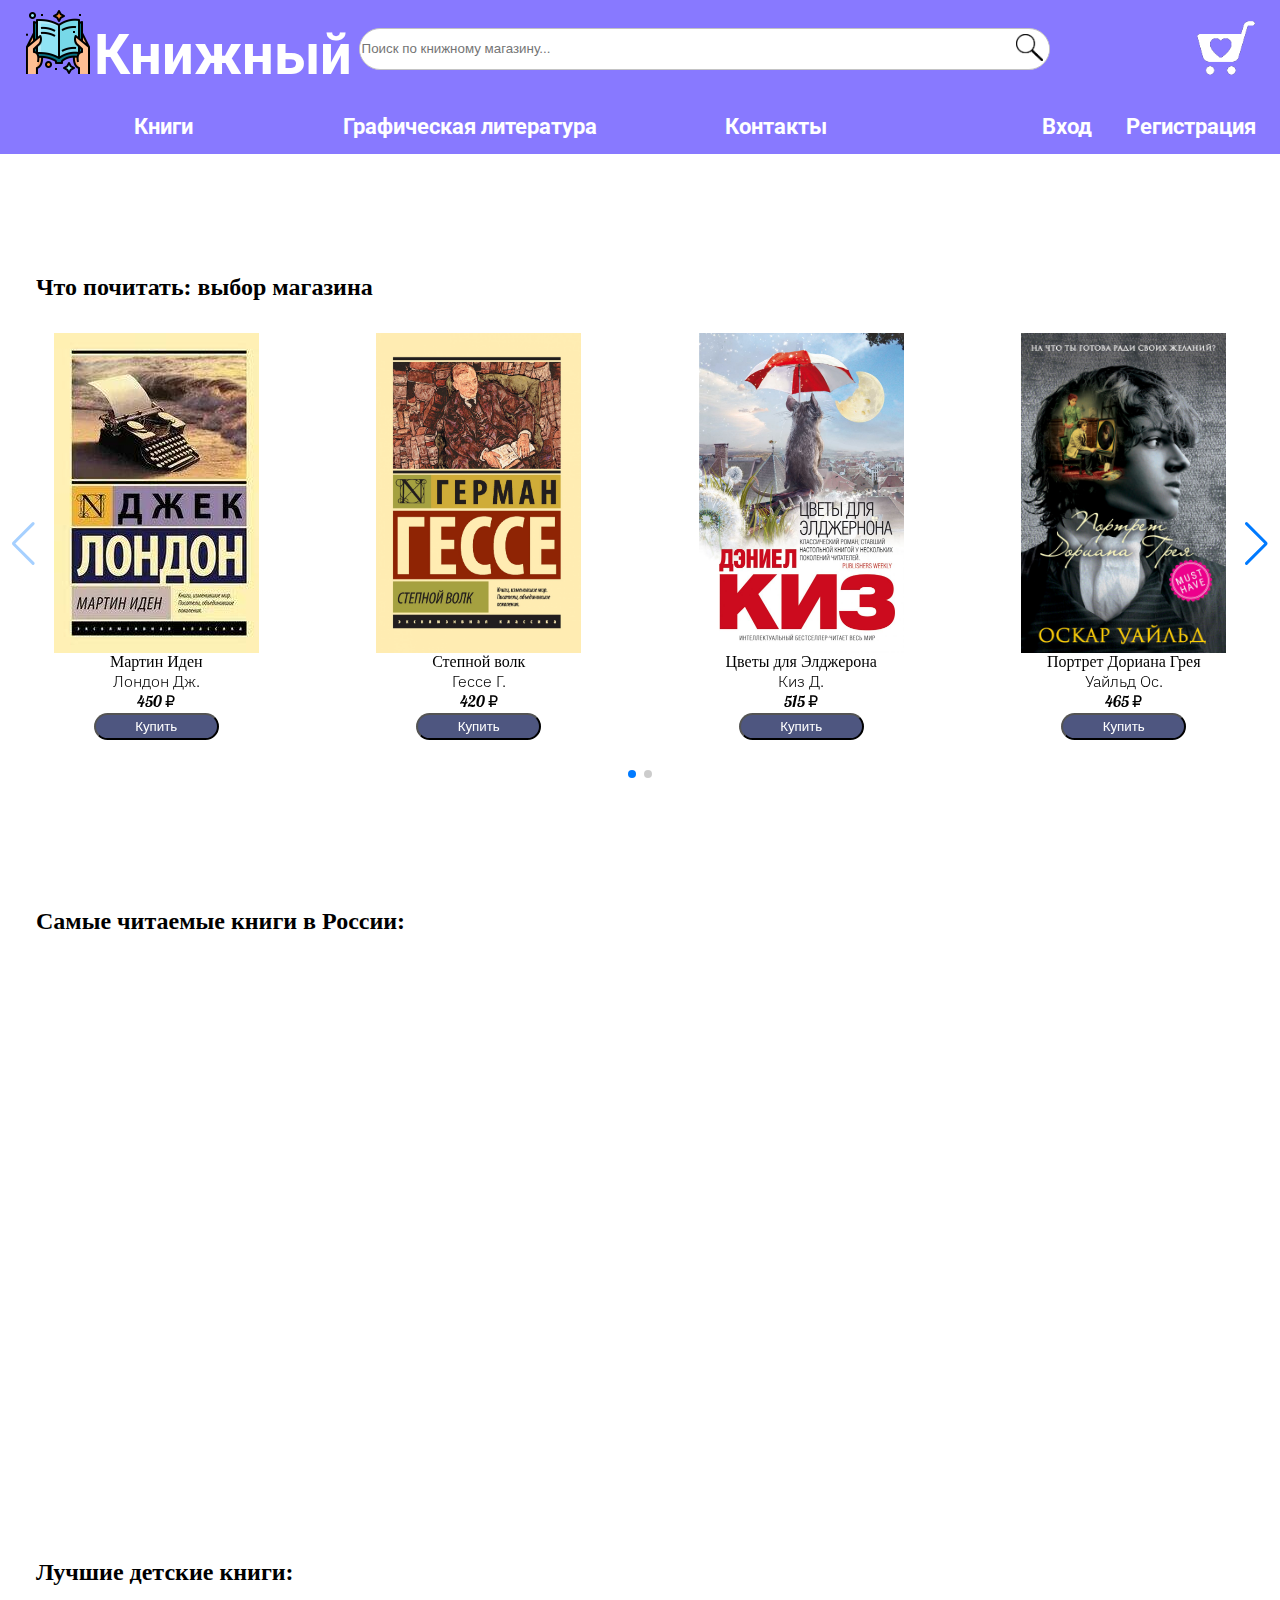
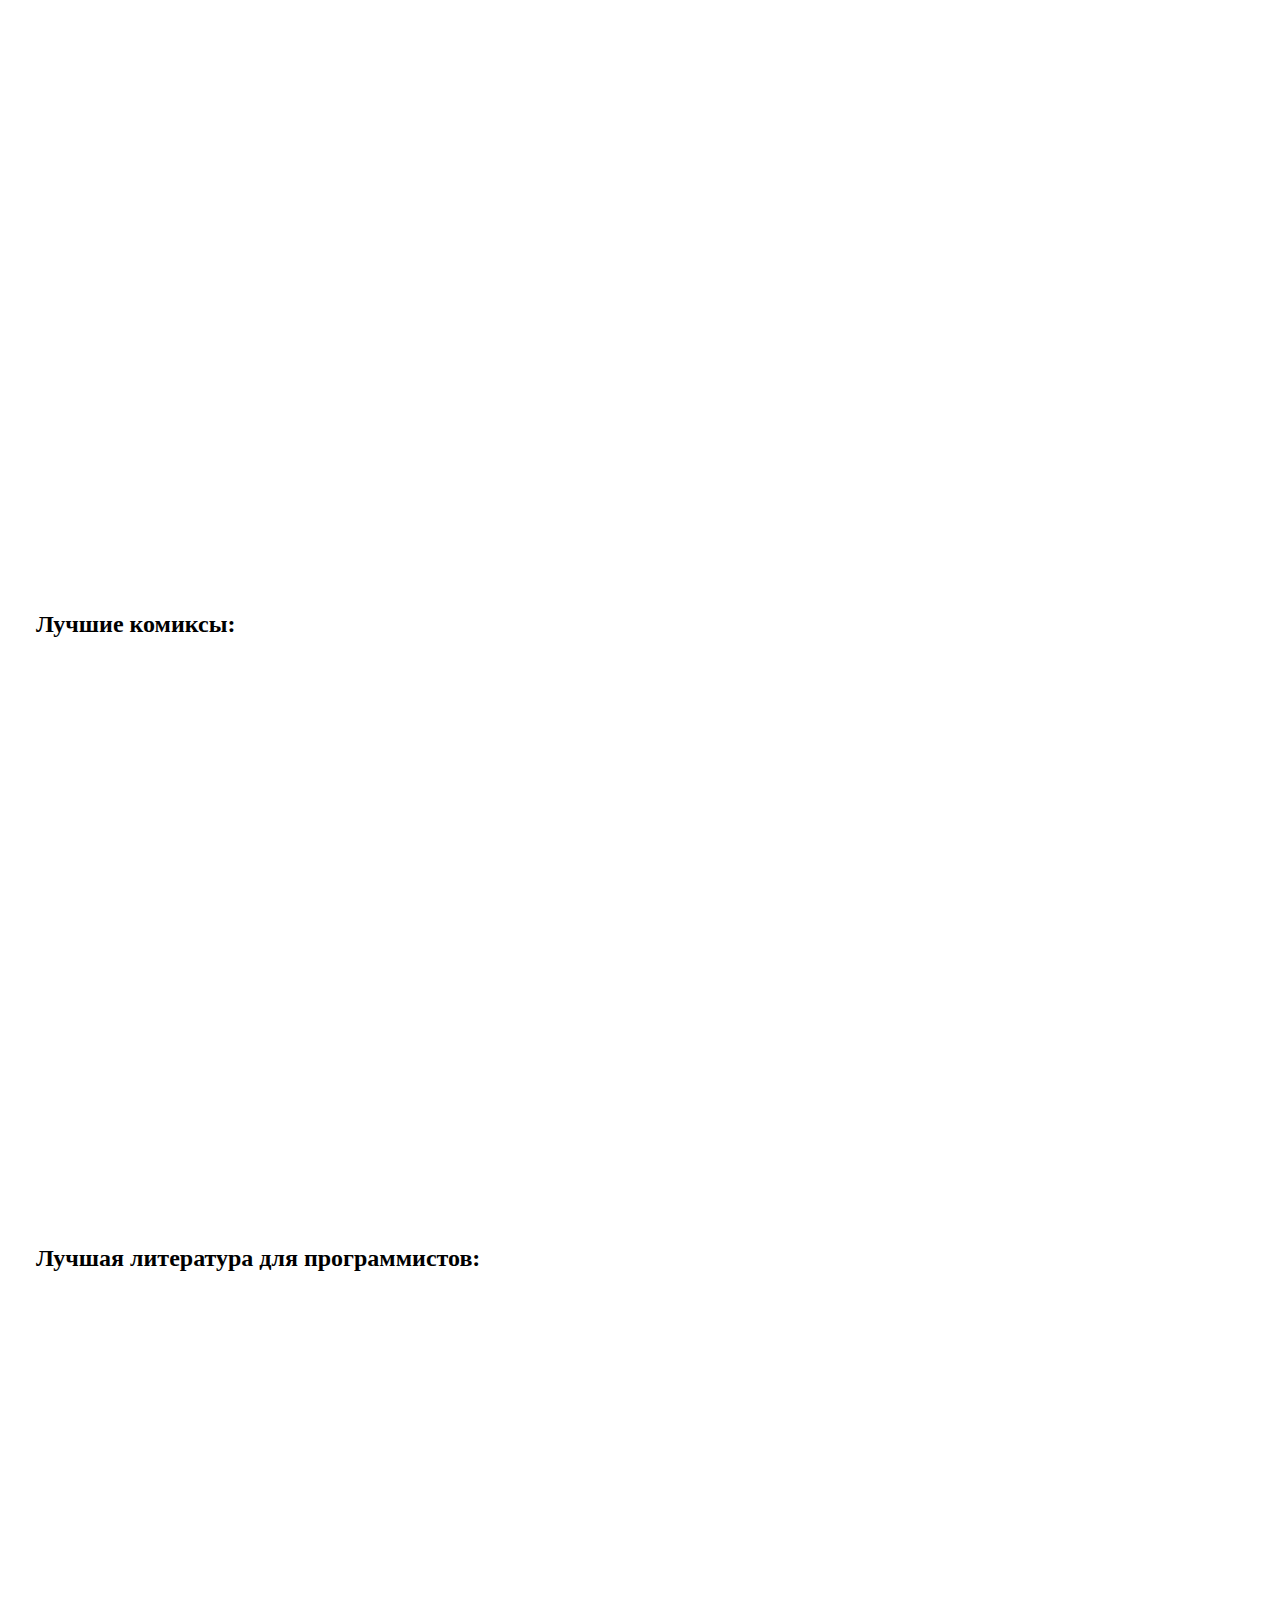
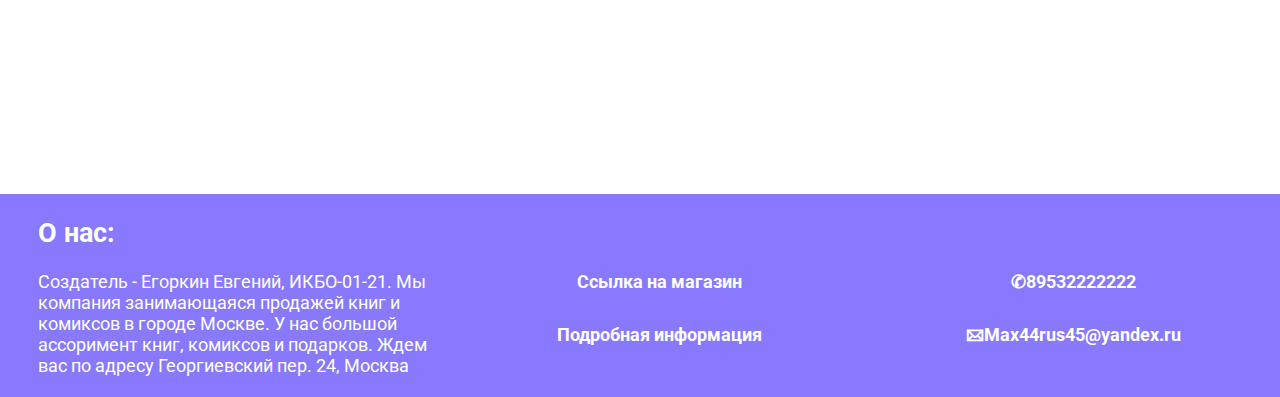
<file: index.html>
<!DOCTYPE html>
<html lang="en">
<head>
    <meta charset="UTF-8">
    <meta http-equiv="X-UA-Compatible" content="IE=edge">
    <meta name="viewport" content="width=device-width, initial-scale=1.0">
    <title>Книжный</title>
    <link rel="icon"  type="image/png" href="book-icon.png">
    <link rel="stylesheet" href="style.css">
    <link rel="stylesheet" href="https://cdn.jsdelivr.net/npm/swiper@8/swiper-bundle.min.css"/>
    <link rel="stylesheet" href="animate_min.css"/>
</head>
<body>
  <header>
    <div class="header_top">
        <a href="" title="Читай книги и наслаждайся жизнью">
            <img class="logo" src="book-icon.png" alt="Логотип">
            <h1 class="Shop_name">Книжный</h1>
        </a>
        <form name="search">
            <input class="button_search" type="text" placeholder="Поиск по книжному магазину...">
            <button class="button_search" form="search" type="submit"><img id="lupa" src="lup.png" alt=""></button>
        </form>
        <div id="basket"><img src="basket.png" atl="Корзина"></div>
    </div>
    <br>
        <nav>
            <div class="burger"><div class="area_click"><span></span></div></div>
            <a class = "s" href="book.html">Книги</a>
            <a class = "s" href="comics.html">Графическая литература</a>
            <a class = "s" href="present.html">Контакты</a>
            <div class="nav_block_input">
                <a class = "s" href="inter.html">Вход</a>
                <a class = "s" href="register.html">Регистрация</a>
            </div>
        </nav>
    </header> 
    <main>
        <section class="section_title_and_book ">
            <h2 class="sectiont_title">Что почитать: выбор магазина</h2>
            <div class="swiper mySwiper  wow fadeIn">
                <div class="swiper-wrapper">
                    <div class="swiper-slide block_with_one_book">
                        <img class="skin_book" src="Editors' Choice/Iden.jpg" alt="">
                        <div class="name_book">Мартин Иден</div>
                        <div class="autor_book">Лондон Дж.</div>
                        <div class="price_book">450 &#8381;</div>
                        <button class="button_pay">Купить</button>
                    </div>
                    <div class="swiper-slide block_with_one_book">
                        <img class="skin_book" src="Editors' Choice/volk.jpg" alt="">
                        <div class="name_book">Степной волк</div>
                        <div class="autor_book">Гессе Г.</div>
                        <div class="price_book">420 &#8381;</div>
                        <button class="button_pay">Купить</button>
                    </div>
                    <div class="swiper-slide block_with_one_book">
                        <img class="skin_book" src="Editors' Choice/eldjernon.jpg" alt="">
                        <div class="name_book">Цветы для Элджерона</div>
                        <div class="autor_book">Киз Д.</div>
                        <div class="price_book">515 &#8381;</div>
                        <button class="button_pay">Купить</button>
                    </div>
                    <div class="swiper-slide block_with_one_book">
                        <img class="skin_book" src="Editors' Choice/portret.jpg" alt="">
                        <div class="name_book">Портрет Дориана Грея</div>
                        <div class="autor_book">Уайльд Ос.</div>
                        <div class="price_book">465 &#8381;</div>
                        <button class="button_pay">Купить</button>
                    </div>
                    <div class="swiper-slide block_with_one_book">
                        <img class="skin_book" src="Editors' Choice/duna.jpg" alt="">
                        <div class="name_book">Дюна</div>
                        <div class="autor_book">Герберт Ф.</div>
                        <div class="price_book">590 &#8381;</div>
                        <button class="button_pay">Купить</button>
                    </div>
                </div>
                <div class="swiper-button-prev"></div>
                <div class="swiper-button-next"></div>
                <div class="swiper-pagination"></div>
            </div>
        </section>
        <section class="section_title_and_book">
            <h2 class="sectiont_title">Самые читаемые книги в России:</h2>
            <div class="swiper mySwiper wow fadeIn">
                <div class="swiper-wrapper">
                    <div class="swiper-slide block_with_one_book">
                        <img class="skin_book" src="Best in Russia/garri.jpg" alt="">
                        <div class="name_book">Гарри Поттер и философский камень</div>
                        <div class="autor_book">Роулинг Дж.</div>
                        <div class="price_book">682 &#8381;</div>
                        <button class="button_pay">Купить</button>
                    </div>
                    <div class="swiper-slide block_with_one_book">
                        <img class="skin_book" src="Best in Russia/451g.jpg" alt="">
                        <div class="name_book">451 градус по фаренгейту</div>
                        <div class="autor_book">Бредбери Р.</div>
                        <div class="price_book">447 &#8381;</div>
                        <button class="button_pay">Купить</button>
                    </div>
                    <div class="swiper-slide block_with_one_book">
                        <img class="skin_book" src="Best in Russia/kole.jpg" alt="">
                        <div class="name_book">Властелин колец</div>
                        <div class="autor_book">Толкин Дж.</div>
                        <div class="price_book">1256 &#8381;</div>
                        <button class="button_pay">Купить</button>
                    </div>
                    <div class="swiper-slide block_with_one_book">
                        <img class="skin_book" src="Best in Russia/1984.jpg" alt="">
                        <div class="name_book">1984</div>
                        <div class="autor_book">Оруэлл Дж.</div>
                        <div class="price_book">550 &#8381;</div>
                        <button class="button_pay">Купить</button>
                    </div>
                    <div class="swiper-slide block_with_one_book">
                        <img class="skin_book" src="Best in Russia/prins.jpg" alt="">
                        <div class="name_book">Маленький принц</div>
                        <div class="autor_book">Сент-Экзюпери А.</div>
                        <div class="price_book">720 &#8381;</div>
                        <button class="button_pay">Купить</button>
                    </div>
                </div>
                <div class="swiper-button-prev"></div>
                <div class="swiper-button-next"></div>
                <div class="swiper-pagination"></div>
            </div>
        </section>
        <section class="section_title_and_book">
            <h2 class="sectiont_title">Лучшие детские книги: </h2>
            <div class="swiper mySwiper wow fadeIn">
                <div class="swiper-wrapper">
                    <div class="swiper-slide block_with_one_book">
                        <img class="skin_book" src="Child books/Geklberri_Finna.jpeg" alt="">
                        <div class="name_book">Приключения Гекльберри Финна</div>
                        <div class="autor_book">Алексей Толстой</div>
                        <div class="price_book">390 &#8381;</div>
                        <button class="button_pay">Купить</button>
                    </div>
                    <div class="swiper-slide block_with_one_book">
                        <img class="skin_book" src="Child books/buratino.jpg" alt="">
                        <div class="name_book">Золотой ключик, или Приключения Буратино</div>
                        <div class="autor_book">Гессе Г.</div>
                        <div class="price_book">420 &#8381;</div>
                        <button class="button_pay">Купить</button>
                    </div>
                    <div class="swiper-slide block_with_one_book">
                        <img class="skin_book" src="Child books/chelk.jpg" alt="">
                        <div class="name_book">Щелкунчик и Мышиный король</div>
                        <div class="autor_book">Гофман Э.</div>
                        <div class="price_book">990 &#8381;</div>
                        <button class="button_pay">Купить</button>
                    </div>
                    <div class="swiper-slide block_with_one_book">
                        <img class="skin_book" src="Child books/basni.jpg" alt="">
                        <div class="name_book">Басни</div>
                        <div class="autor_book">Крылов И.</div>
                        <div class="price_book">1130 &#8381;</div>
                        <button class="button_pay">Купить</button>
                    </div>
                    <div class="swiper-slide block_with_one_book">
                        <img class="skin_book" src="Child books/skazki.jpg" alt="">
                        <div class="name_book">Сказки</div>
                        <div class="autor_book">Пушкин А.</div>
                        <div class="price_book">899 &#8381;</div>
                        <button class="button_pay">Купить</button>
                    </div>
                </div>
                <div class="swiper-button-prev"></div>
                <div class="swiper-button-next"></div>
                <div class="swiper-pagination"></div>
            </div>
        </section>
        <section class="section_title_and_book">
            <h2 class="sectiont_title">Лучшие комиксы:</h2>
            <div class="swiper mySwiper wow fadeIn">
                <div class="swiper-wrapper">
                    <div class="swiper-slide block_with_one_book">
                        <img class="skin_book" src="Comics/orda.jpg" alt="">
                        <div class="name_book">Орда</div>
                        <div class="autor_book">Баранько И.</div>
                        <div class="price_book">801 &#8381;</div>
                        <button class="button_pay">Купить</button>
                    </div>
                    <div class="swiper-slide block_with_one_book">
                        <img class="skin_book" src="Comics/blacksad.jpg" alt="">
                        <div class="name_book">Блэксэд: Где-то среди теней</div>
                        <div class="autor_book">Каналес Д.</div>
                        <div class="price_book">900 &#8381;</div>
                        <button class="button_pay">Купить</button>
                    </div>
                    <div class="swiper-slide block_with_one_book">
                        <img class="skin_book" src="Comics/the_walking_dead.jpg" alt="">
                        <div class="name_book">Ходячие мертвецы</div>
                        <div class="autor_book">Киркман Р.</div>
                        <div class="price_book">550 &#8381;</div>
                        <button class="button_pay">Купить</button>
                    </div>
                    <div class="swiper-slide block_with_one_book">
                        <img class="skin_book" src="Comics/Watchmen.jpg" alt="">
                        <div class="name_book">Хранители</div>
                        <div class="autor_book">Мур A.</div>
                        <div class="price_book">2606 &#8381;</div>
                        <button class="button_pay">Купить</button>
                    </div>
                    <div class="swiper-slide block_with_one_book">
                        <img class="skin_book" src="Comics/batman.jpg" alt="">
                        <div class="name_book">Бэтмен: Убийственная шутка</div>
                        <div class="autor_book">Мур А. Болланд Б.</div>
                        <div class="price_book">720 &#8381;</div>
                        <button class="button_pay">Купить</button>
                    </div>
                </div>
                <div class="swiper-button-prev"></div>
                <div class="swiper-button-next"></div>
                <div class="swiper-pagination"></div>
            </div>

        </section>
        <section class="section_title_and_book">
            <h2 class="sectiont_title">Лучшая литература для программистов:</h2>
            <div class="swiper mySwiper  wow fadeIn">
                <div class="swiper-wrapper">
                    <div class="swiper-slide block_with_one_book">
                        <img class="skin_book" src="For progger/sov_cod.jpg" alt="">
                        <div class="name_book">Совершенный код: Практическое руководство по разработке программного обеспечения</div>
                        <div class="autor_book">Макконнелл С.</div>
                        <div>1654 &#8381;</div>
                        <button class="button_pay">Купить</button>
                    </div>
                    <div class="swiper-slide block_with_one_book">
                        <img class="skin_book" src="For progger/chis_cod.jpg" alt="">
                        <div class="name_book">Чистый код: создание, анализ и рефакторинг</div>
                        <div class="autor_book">Мартин Р.</div>
                        <div class="price_book">886 &#8381;</div>
                        <button class="button_pay">Купить</button>
                    </div>
                    <div class="swiper-slide block_with_one_book">
                        <img class="skin_book" src="For progger/d_math.jpg" alt="">
                        <div class="name_book">Дискретная математика для программистов</div>
                        <div class="autor_book">Хаггарти Р.</div>
                        <div class="price_book">583 &#8381;</div>
                        <button class="button_pay">Купить</button>
                    </div>
                    <div class="swiper-slide block_with_one_book">
                        <img class="skin_book" src="For progger/groc.jpg" alt="">
                        <div class="name_book">Грокаем алгоритмы</div>
                        <div class="autor_book">Бхаргава А.</div>
                        <div class="price_book">1016 &#8381;</div>
                        <button class="button_pay">Купить</button>
                    </div>
                    <div class="swiper-slide block_with_one_book">
                        <img class="skin_book" src="For progger/sam.jpg" alt="">
                        <div class="name_book">#Сам себе программист. Как научиться программировать и устроиться в Ebay?</div>
                        <div class="autor_book">Альтхофф К.</div>
                        <div class="price_book">714 &#8381;</div>
                        <button class="button_pay">Купить</button>
                    </div>
                </div>
                <div class="swiper-button-prev"></div>
                <div class="swiper-button-next"></div>
                <div class="swiper-pagination"></div>
            </div>
        </section>
    </main>
    <footer class="index_footer">
        <h2 class="H">О нас: </h2>
        <div class="Us">Создатель - Егоркин Евгений, ИКБО-01-21. Мы компания занимающаяся продажей книг и комиксов в городе Москве. У нас большой ассоримент книг, комиксов и подарков. Ждем вас по адресу Георгиевский пер. 24, Москва</div>
        <a class="foot_a B1" href="">Ссылка на магазин</a><br>
        <a class="foot_a B2" href="present.html">Подробная информация</a><br>
        <a class="foot_a B3" href = "tel:89532886786">89532222222</a>
        <a class="foot_a B4" href = "mailto:Max32rus37@yandex.ru">Max44rus45@yandex.ru</a>
    </footer>
    <script src="wow.min.js"></script>
    <script src="https://cdn.jsdelivr.net/npm/swiper@8/swiper-bundle.min.js"></script>
    <script src="script.js"></script>
</body>
</html>
</file>
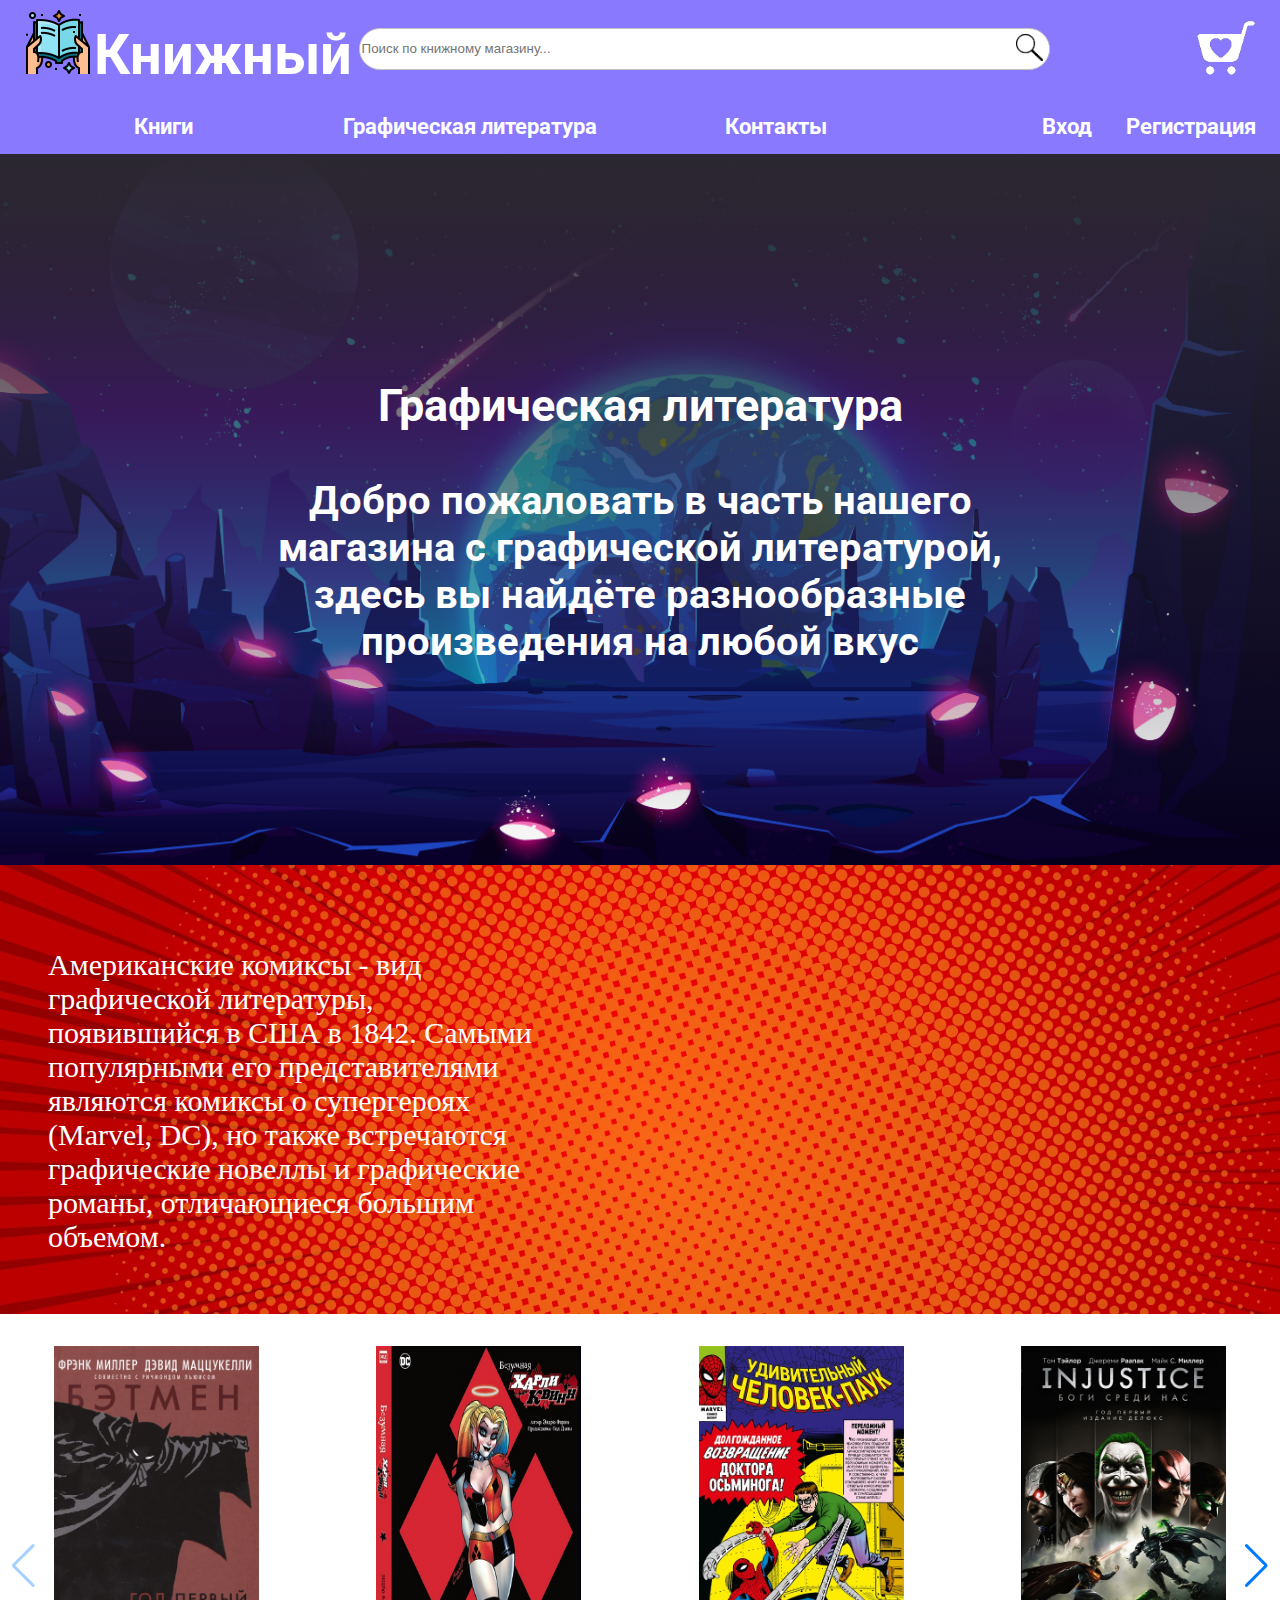
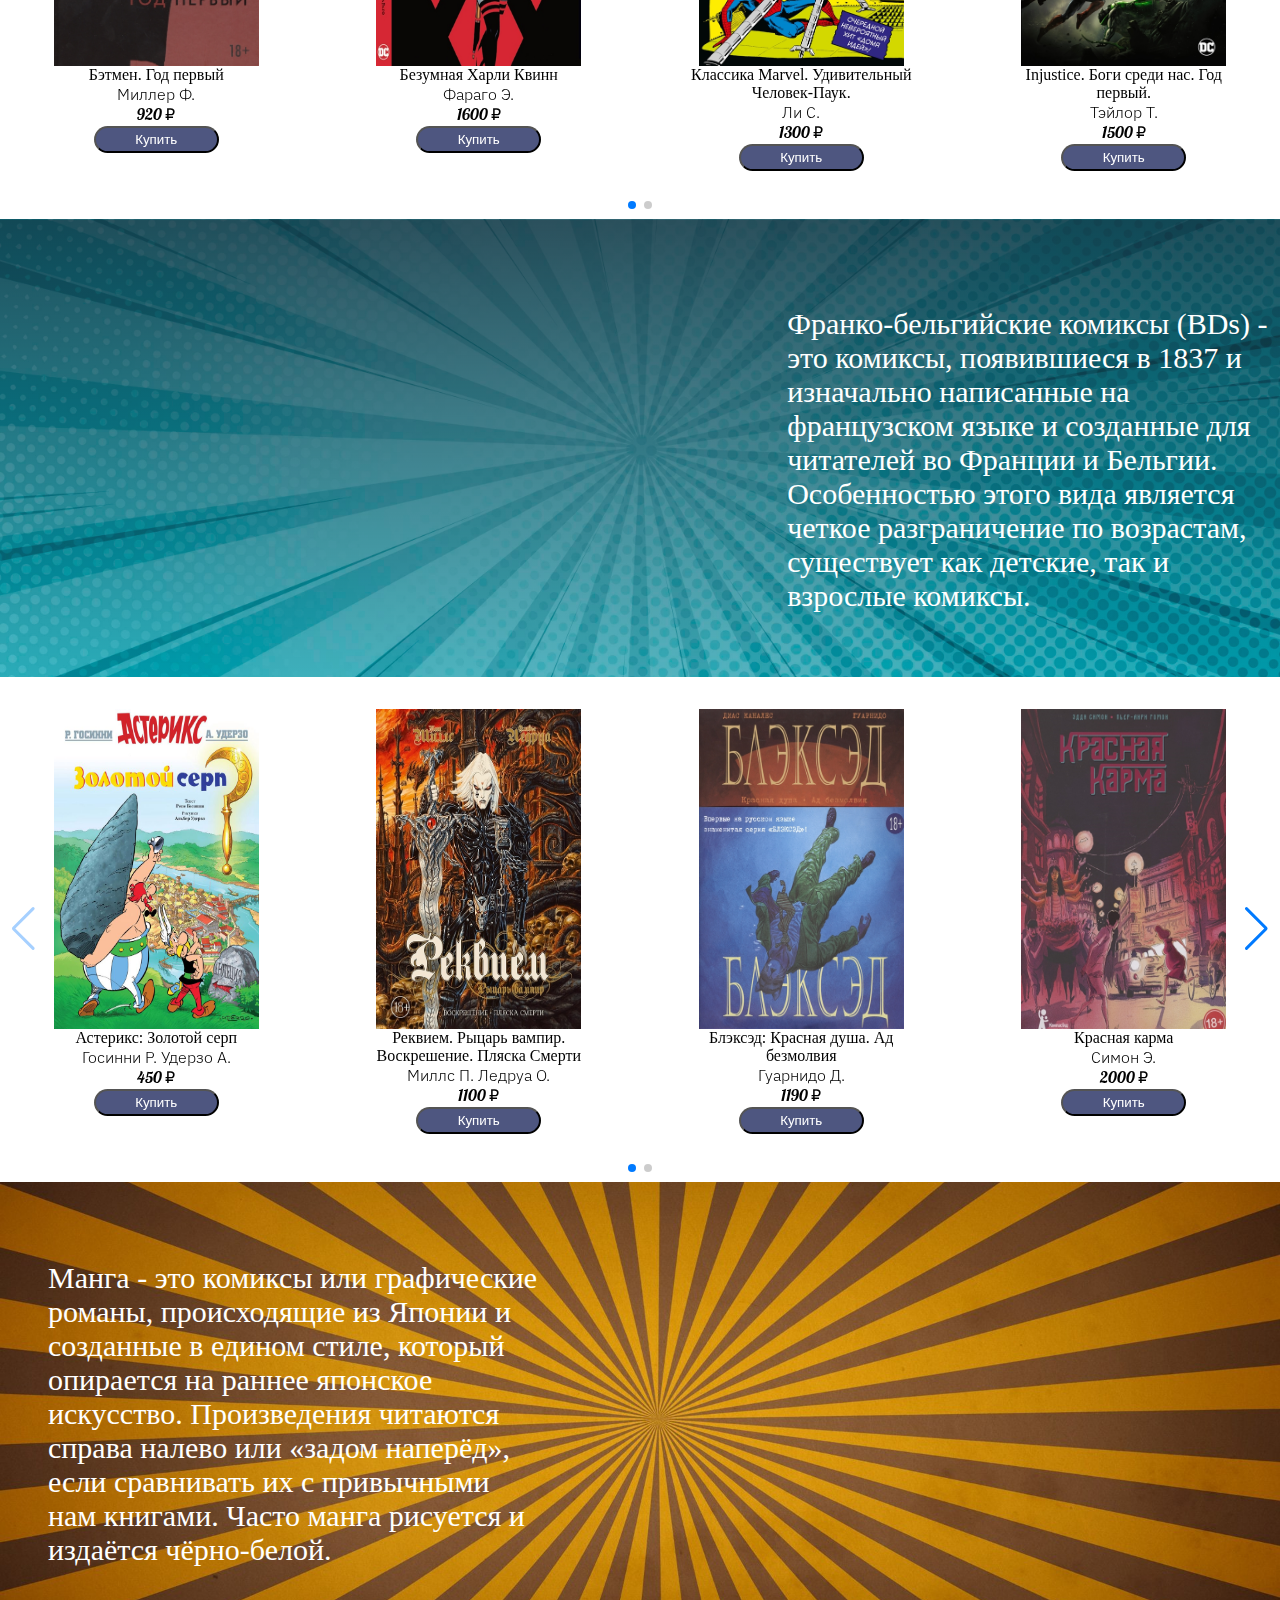
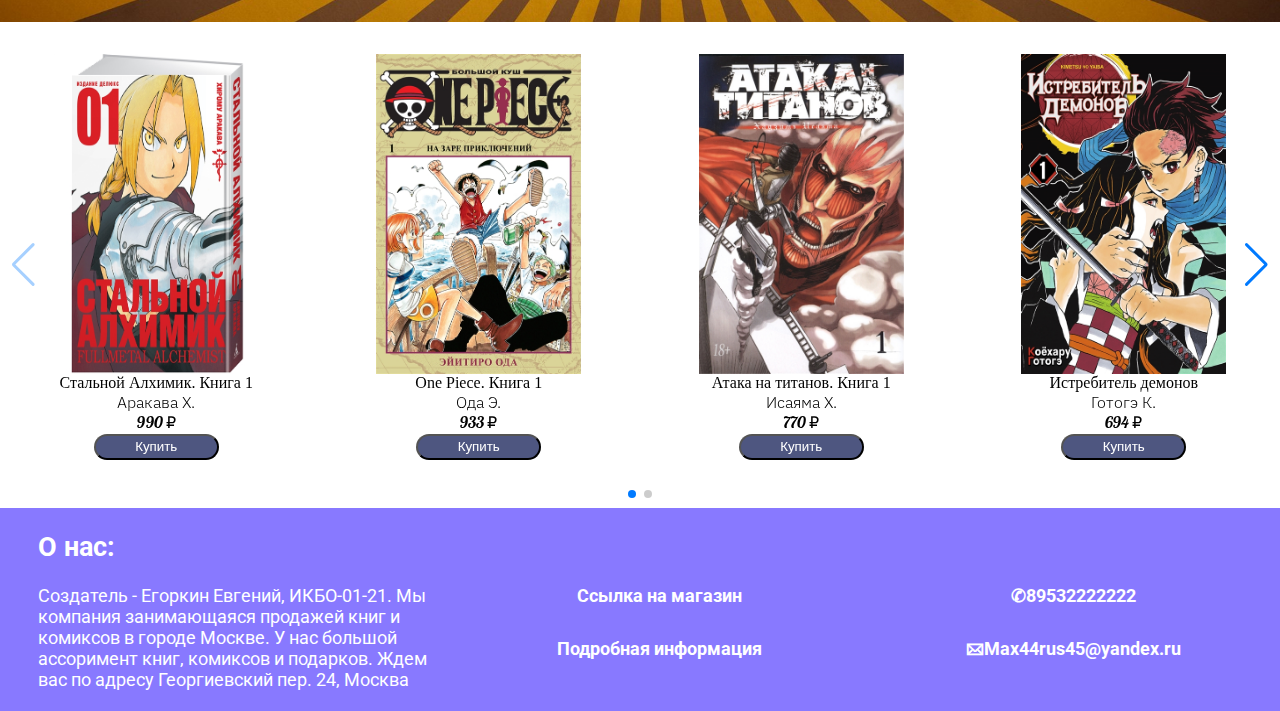
<file: comics.html>
<!DOCTYPE html>
<html lang="en">
<head>
    <meta charset="UTF-8">
    <meta http-equiv="X-UA-Compatible" content="IE=edge">
    <meta name="viewport" content="width=device-width, initial-scale=1.0">
    <title>Книжный</title>
    <link rel="icon"  type="image/png" href="book-icon.png">
    <link rel="stylesheet" href="style.css">
    <link rel="stylesheet" href="https://cdn.jsdelivr.net/npm/swiper@8/swiper-bundle.min.css"/>
    <link rel="stylesheet" href="animate_min.css"/>
</head>
<body>
  <header>
    <div class="header_top">
        <a href="index.html" title="Читай книги и наслаждайся жизнью">
            <img class="logo" src="book-icon.png" alt="Логотип">
            <h1 class="Shop_name">Книжный</h1>
        </a>
        <form name="search">
            <input class="button_search" type="text" placeholder="Поиск по книжному магазину...">
            <button class="button_search" form="search" type="submit"><img id="lupa" src="lup.png" alt=""></button>
        </form>
        <div id="basket"><img src="basket.png" atl="Корзина"></div>
    </div>
    <br>
        <nav>
            <div class="burger"><div class="area_click"><span></span></div></div>
            <a class = "s" href="book.html">Книги</a>
            <a class = "s" href="">Графическая литература</a>
            <a class = "s" href="present.html">Контакты</a>
            <div class="nav_block_input">
                <a class = "s" href="inter.html">Вход</a>
                <a class = "s" href="register.html">Регистрация</a>
            </div>
        </nav>
    </header> 
    <main>
        <section>
            <div class="genre_blook comics_title">
                <h2 class="genre_title genre_text">Графическая литература</h2>
                <p class="genre_content genre_text">Добро пожаловать в часть нашего магазина с графической литературой, здесь вы найдёте разнообразные произведения на любой вкус</p>
            </div>
        </section>
        <section class="comics_block_with_slide">
            <div class="comics_text">
                <p>Американские комиксы - вид графической литературы, появившийся в США в 1842. Самыми популярными его представителями являются комиксы о супергероях (Marvel, DC), но также встречаются графические новеллы и графические романы, отличающиеся большим объемом. </p>
            </div>
            <img src="page_comics/amirican_slide.jpg" class="comics_slide_img  wow fadeInRight">
        </section>
        <section class="section_title_and_book">
            <div class="swiper mySwiper">
                <div class="swiper-wrapper">
                    <div class="swiper-slide block_with_one_book">
                        <img class="skin_book" src="page_comics/american/batman.jpg" alt="">
                        <div class="name_book">Бэтмен. Год первый</div>
                        <div class="autor_book">Миллер Ф.</div>
                        <div class="price_book">920 &#8381;</div>
                        <button class="button_pay">Купить</button>
                    </div>
                    <div class="swiper-slide block_with_one_book">
                        <img class="skin_book" src="page_comics/american/harli.jpg" alt="">
                        <div class="name_book">Безумная Харли Квинн</div>
                        <div class="autor_book">Фараго Э.</div>
                        <div class="price_book">1600 &#8381;</div>
                        <button class="button_pay">Купить</button>
                    </div>
                    <div class="swiper-slide block_with_one_book">
                        <img class="skin_book" src="page_comics/american/pauk.jpg" alt="">
                        <div class="name_book">Классика Marvel. Удивительный Человек-Паук.</div>
                        <div class="autor_book">Ли С.</div>
                        <div class="price_book">1300 &#8381;</div>
                        <button class="button_pay">Купить</button>
                    </div>
                    <div class="swiper-slide block_with_one_book">
                        <img class="skin_book" src="page_comics/american/inju.jpg" alt="">
                        <div class="name_book">Injustice. Боги среди нас. Год первый. </div>
                        <div class="autor_book">Тэйлор Т.</div>
                        <div class="price_book">1500 &#8381;</div>
                        <button class="button_pay">Купить</button>
                    </div>
                    <div class="swiper-slide block_with_one_book">
                        <img class="skin_book" src="page_comics/american/v.jpg" alt="">
                        <div class="name_book">V – значит Vендетта</div>
                        <div class="autor_book">Мур А. Ллойд Д.</div>
                        <div class="price_book">2200 &#8381;</div>
                        <button class="button_pay">Купить</button>
                    </div>
                </div>
                <div class="swiper-button-prev"></div>
                <div class="swiper-button-next"></div>
                <div class="swiper-pagination"></div>
            </div>
        </section>

        <section class="comics_block_with_slide">
            <div class="comics_text comics_text_rev">
                <p>Франко-бельгийские комиксы (BDs) - это комиксы, появившиеся в 1837 и изначально написанные на французском языке и созданные для читателей во Франции и Бельгии. Особенностью этого вида является четкое разграничение по возрастам, существует как детские, так и взрослые комиксы.</p>
            </div>
            <img src="page_comics/belg_slide.jpg" class="comics_slide_img comics_slide_img_rev wow fadeInLeft">
        </section>
        <section class="section_title_and_book">
            <div class="swiper mySwiper">
                <div class="swiper-wrapper">
                    <div class="swiper-slide block_with_one_book">
                        <img class="skin_book" src="page_comics/franco/sateri.jpg" alt="">
                        <div class="name_book">Астерикс: Золотой серп</div>
                        <div class="autor_book">Госинни Р. Удерзо А.</div>
                        <div class="price_book">450 &#8381;</div>
                        <button class="button_pay">Купить</button>
                    </div>
                    <div class="swiper-slide block_with_one_book">
                        <img class="skin_book" src="page_comics/franco/rekviem.jpg" alt="">
                        <div class="name_book">Реквием. Рыцарь вампир. Воскрешение. Пляска Смерти</div>
                        <div class="autor_book">Миллс П. Ледруа О.</div>
                        <div class="price_book">1100 &#8381;</div>
                        <button class="button_pay">Купить</button>
                    </div>
                    <div class="swiper-slide block_with_one_book">
                        <img class="skin_book" src="page_comics/franco/blacks.jpg" alt="">
                        <div class="name_book">Блэксэд: Красная душа. Ад безмолвия</div>
                        <div class="autor_book">Гуарнидо Д.</div>
                        <div class="price_book">1190 &#8381;</div>
                        <button class="button_pay">Купить</button>
                    </div>
                    <div class="swiper-slide block_with_one_book">
                        <img class="skin_book" src="page_comics/franco/karma.jpg" alt="">
                        <div class="name_book">Красная карма</div>
                        <div class="autor_book">Симон Э.</div>
                        <div class="price_book">2000 &#8381;</div>
                        <button class="button_pay">Купить</button>
                    </div>
                    <div class="swiper-slide block_with_one_book">
                        <img class="skin_book" src="page_comics/franco/prick.jpg" alt="">
                        <div class="name_book">Приключения Эрже, создателя Тинтина</div>
                        <div class="autor_book">Боке Фроменталь Станислас</div>
                        <div class="price_book">1000 &#8381;</div>
                        <button class="button_pay">Купить</button>
                    </div>
                </div>
                <div class="swiper-button-prev"></div>
                <div class="swiper-button-next"></div>
                <div class="swiper-pagination"></div>
            </div>
        </section>



        <section class="comics_block_with_slide">
            <div class="comics_text">
                <p>Манга - это комиксы или графические романы, происходящие из Японии и созданные в едином стиле, который опирается на раннее японское искусство. Произведения читаются справа налево или «задом наперёд», если сравнивать их с привычными нам книгами. Часто манга рисуется и издаётся чёрно-белой.</p>
            </div>
            <img src="page_comics/manga_slide.webp" class="comics_slide_img wow fadeInRight">
        </section>
        <section class="section_title_and_book">
            <div class="swiper mySwiper">
                <div class="swiper-wrapper">
                    <div class="swiper-slide block_with_one_book">
                        <img class="skin_book" src="page_comics/japan/alhim.jpg" alt="">
                        <div class="name_book">Стальной Алхимик. Книга 1</div>
                        <div class="autor_book">Аракава Х.</div>
                        <div class="price_book">990 &#8381;</div>
                        <button class="button_pay">Купить</button>
                    </div>
                    <div class="swiper-slide block_with_one_book">
                        <img class="skin_book" src="page_comics/japan/peace.jpg" alt="">
                        <div class="name_book">One Piece. Книга 1</div>
                        <div class="autor_book">Ода Э.</div>
                        <div class="price_book">933 &#8381;</div>
                        <button class="button_pay">Купить</button>
                    </div>
                    <div class="swiper-slide block_with_one_book">
                        <img class="skin_book" src="page_comics/japan/titan.jpg" alt="">
                        <div class="name_book">Атака на титанов. Книга 1</div>
                        <div class="autor_book">Исаяма Х.</div>
                        <div class="price_book">770 &#8381;</div>
                        <button class="button_pay">Купить</button>
                    </div>
                    <div class="swiper-slide block_with_one_book">
                        <img class="skin_book" src="page_comics/japan/demon.jpg" alt="">
                        <div class="name_book">Истребитель демонов</div>
                        <div class="autor_book">Готогэ К.</div>
                        <div class="price_book">694 &#8381;</div>
                        <button class="button_pay">Купить</button>
                    </div>
                    <div class="swiper-slide block_with_one_book">
                        <img class="skin_book" src="page_comics/japan/gospo.jpg" alt="">
                        <div class="name_book">Госпожа Кагуя</div>
                        <div class="autor_book">Акасака А.</div>
                        <div class="price_book">950 &#8381;</div>
                        <button class="button_pay">Купить</button>
                    </div>
                </div>
                <div class="swiper-button-prev"></div>
                <div class="swiper-button-next"></div>
                <div class="swiper-pagination"></div>
            </div>
        </section>
    
    </main>
    <footer class="index_footer">
        <h2 class="H">О нас: </h2>
        <div class="Us">Создатель - Егоркин Евгений, ИКБО-01-21. Мы компания занимающаяся продажей книг и комиксов в городе Москве. У нас большой ассоримент книг, комиксов и подарков. Ждем вас по адресу Георгиевский пер. 24, Москва</div>
        <a class="foot_a B1" href="index.html">Ссылка на магазин</a><br>
        <a class="foot_a B2" href="present.html">Подробная информация</a><br>
        <a class="foot_a B3" href = "tel:89532886786">89532222222</a>
        <a class="foot_a B4" href = "mailto:Max32rus37@yandex.ru">Max44rus45@yandex.ru</a>
    </footer>
    <script src="wow.min.js"></script>
    <script src="https://cdn.jsdelivr.net/npm/swiper@8/swiper-bundle.min.js"></script>
    <script src="script.js"></script>
</body>
</html>
</file>
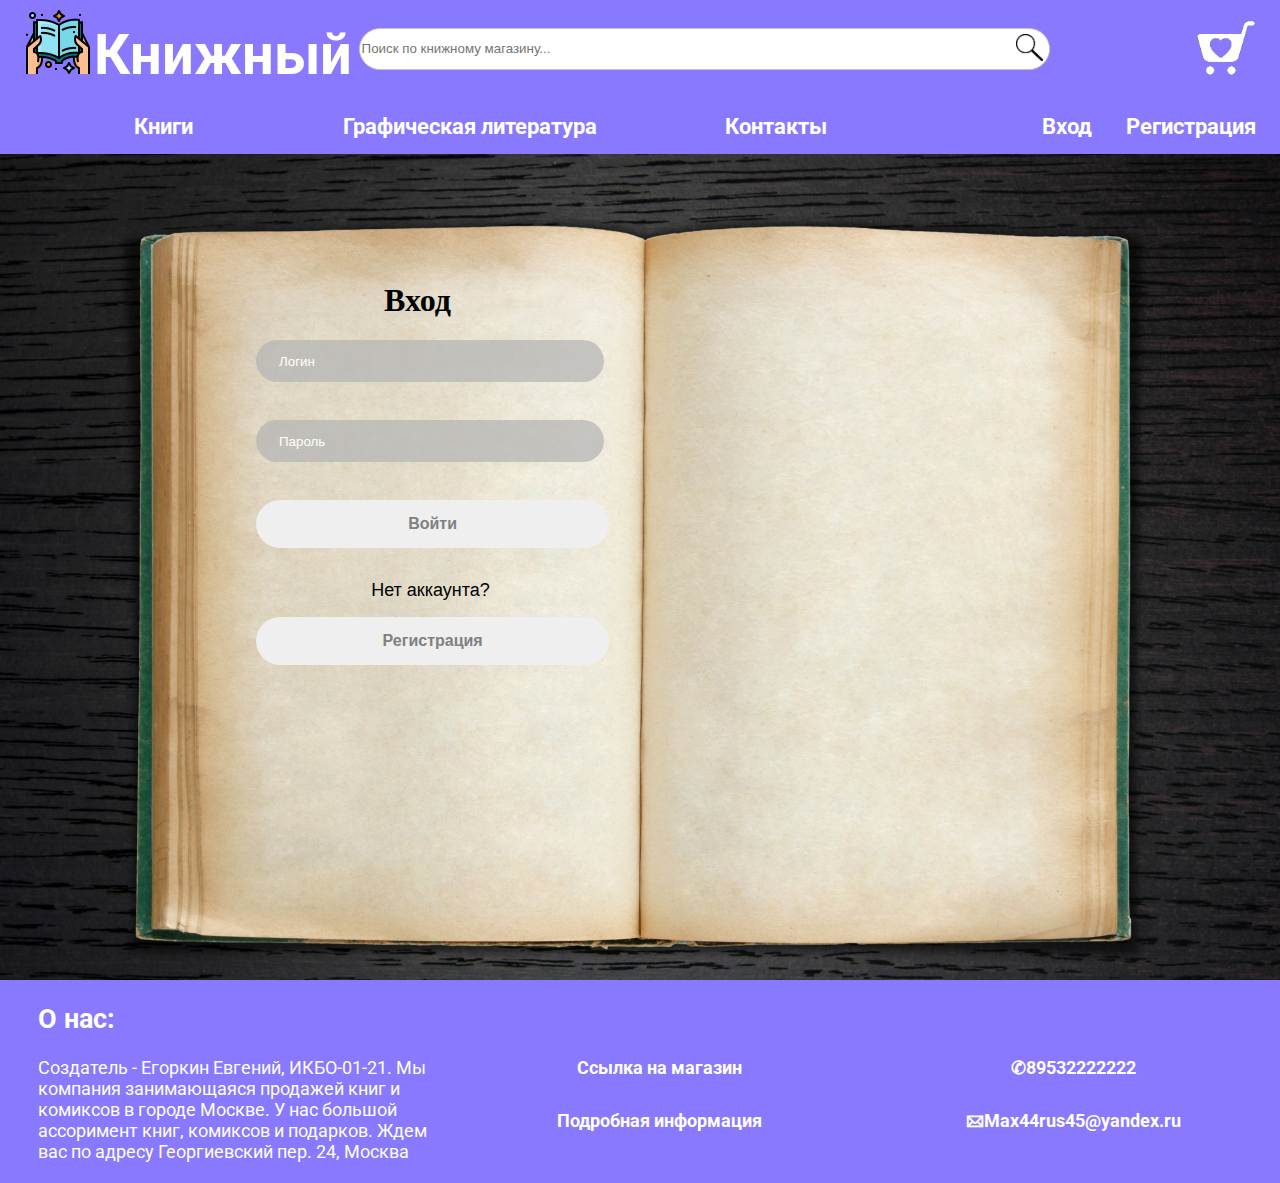
<file: inter.html>
<!DOCTYPE html>
<html lang="en">
<head>
    <meta charset="UTF-8">
    <meta http-equiv="X-UA-Compatible" content="IE=edge">
    <meta name="viewport" content="width=device-width, initial-scale=1.0">
    <title>Книжный</title>
    <link rel="icon"  type="image/png" href="book-icon.png">
    <link rel="stylesheet" href="style.css">
</head>
<body>
  <header>
    <div class="header_top">
        <a href="index.html" title="Читай книги и наслаждайся жизнью">
            <img class="logo" src="book-icon.png" alt="Логотип">
            <h1 class="Shop_name">Книжный</h1>
        </a>
        <form name="search">
            <input class="button_search" type="text" placeholder="Поиск по книжному магазину...">
            <button class="button_search" form="search" type="submit"><img id="lupa" src="lup.png" alt=""></button>
        </form>
        <div id="basket"><img src="basket.png" atl="Корзина"></div>
    </div>
    <br>
        <nav>
            <div class="burger"><div class="area_click"><span></span></div></div>
            <a class = "s" href="book.html">Книги</a>
            <a class = "s" href="comics.html">Графическая литература</a>
            <a class = "s" href="present.html">Контакты</a>
            <div class="nav_block_input">
                <a class = "s" href="#">Вход</a>
                <a class = "s" href="register.html">Регистрация</a>
            </div>
        </nav>
       
    </header> 
    <main class="main_inter">
        <div class="inter_backgroung">
            <h1 class="inter_name_for_in">Вход</h1>
                    <form action="#" class="inter_form">
                        <input type="text" class="inter_form_name" placeholder="Логин">
                        <input type="password" class="inter_form_name" placeholder="Пароль">
                        <input type="submit" value="Войти" class="inter_form_sub">
                        <div>
                            <div class="inter_form_text">Нет аккаунта?</div>
                            <div><a href="register.html"><input type="button" value="Регистрация" class="inter_form_in"></a></div>
                        </div>
                    </form>
    </main>
    <footer>
        <h2 class="H">О нас: </h2>
        <div class="Us">Создатель - Егоркин Евгений, ИКБО-01-21. Мы компания занимающаяся продажей книг и комиксов в городе Москве. У нас большой ассоримент книг, комиксов и подарков. Ждем вас по адресу Георгиевский пер. 24, Москва</div>
        <a class="foot_a B1" href="index.html">Ссылка на магазин</a><br>
        <a class="foot_a B2" href="present.html">Подробная информация</a><br>
        <a class="foot_a B3" href = "tel:89532886786">89532222222</a>
        <a class="foot_a B4" href = "mailto:Max32rus37@yandex.ru">Max44rus45@yandex.ru</a>
    </footer>
    <script src="wow.min.js"></script>
    <script src="https://cdn.jsdelivr.net/npm/swiper@8/swiper-bundle.min.js"></script>
    <script src="script.js"></script>
</body>
</html>
</file>
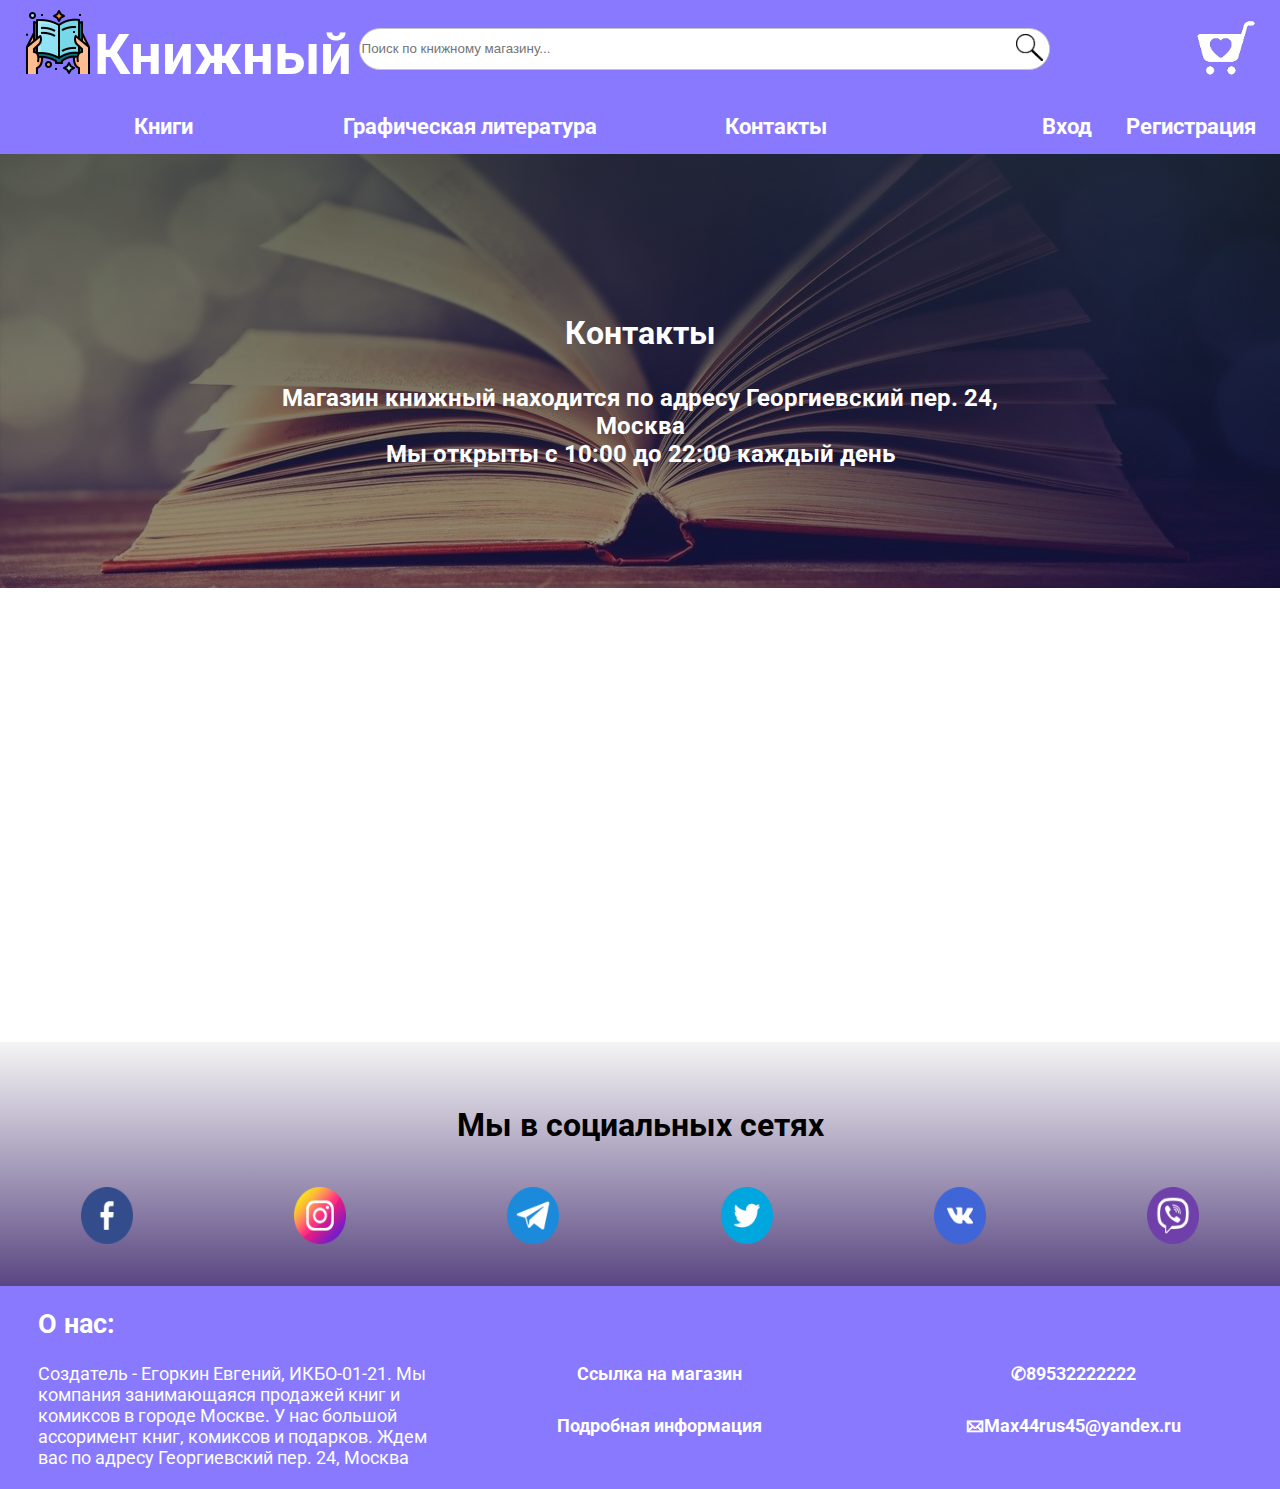
<file: present.html>
<!DOCTYPE html>
<html lang="en">
<head>
    <meta charset="UTF-8">
    <meta http-equiv="X-UA-Compatible" content="IE=edge">
    <meta name="viewport" content="width=device-width, initial-scale=1.0">
    <title>Книжный</title>
    <link rel="icon"  type="image/png" href="book-icon.png">
    <link rel="stylesheet" href="style.css">
    <link rel="stylesheet" href="https://cdn.jsdelivr.net/npm/swiper@8/swiper-bundle.min.css"/>
    <link rel="stylesheet" href="animate_min.css"/>
</head>
<body>
  <header>
    <div class="header_top">
        <a href="index.html" title="Читай книги и наслаждайся жизнью">
            <img class="logo" src="book-icon.png" alt="Логотип">
            <h1 class="Shop_name">Книжный</h1>
        </a>
        <form name="search">
            <input class="button_search" type="text" placeholder="Поиск по книжному магазину...">
            <button class="button_search" form="search" type="submit"><img id="lupa" src="lup.png" alt=""></button>
        </form>
        <div id="basket"><img src="basket.png" atl="Корзина"></div>
    </div>
    <br>
        <nav>
            <div class="burger"><div class="area_click"><span></span></div></div>
            <a class = "s" href="book.html">Книги</a>
            <a class = "s" href="comics.html">Графическая литература</a>
            <a class = "s" href="">Контакты</a>
            <div class="nav_block_input">
                <a class = "s" href="inter.html">Вход</a>
                <a class = "s" href="register.html">Регистрация</a>
            </div>
        </nav>
    </header> 
    <main>
        <section>
            <div class="genre_blook contact_title">
                <h2 class="genre_title genre_text contact_text">Контакты</h2>
                <p class="genre_content genre_text contact_text">Магазин книжный находится по адресу Георгиевский пер. 24, Москва<br>Мы открыты с 10:00 до 22:00 каждый день</p>
            </div>
            <iframe  class="map" src="https://www.google.com/maps/embed?pb=!1m18!1m12!1m3!1d2538.214946200505!2d37.61298037744167!3d55.75808511159353!2m3!1f0!2f0!3f0!3m2!1i1024!2i768!4f13.1!3m3!1m2!1s0x46b54a4549d20819%3A0xb3dbfc672a1aeda5!2z0JPQtdC-0YDQs9C40LXQstGB0LrQuNC5INC_0LXRgC4sIDI0LCDQnNC-0YHQutCy0LAsIDEyNTAwOQ!5e0!3m2!1sru!2sru!4v1669011219700!5m2!1sru!2sru" width="600" height="450" style="border:0;" allowfullscreen="" loading="lazy" referrerpolicy="no-referrer-when-downgrade"></iframe>
        </section>
        <section class="block_with_icon">
        <h2 class="genre_title genre_text text_sot_set">Мы в социальных сетях</h2>
        <div class="social_com">
            <a href="" class="icon_com">
                <img class="icon_el" src="icon_sot/free1.png" alt="">
            </a>
            <a href="" class="icon_com">
                <img class="icon_el" src="icon_sot/free2.png" alt="">
            </a>
            <a href="" class="icon_com">
                <img class="icon_el" src="icon_sot/free3.png" alt="">
            </a>
            <a href="" class="icon_com">
                <img class="icon_el" src="icon_sot/free4.png" alt="">
            </a>
            <a href="" class="icon_com">
                <img class="icon_el" src="icon_sot/free5.png" alt="">
            </a>
            <a href="" class="icon_com">
                <img class="icon_el" src="icon_sot/free6.png" alt="">
            </a>
        </div>
        </section>
    </main>
    <footer class="index_footer">
        <h2 class="H">О нас: </h2>
        <div class="Us">Создатель - Егоркин Евгений, ИКБО-01-21. Мы компания занимающаяся продажей книг и комиксов в городе Москве. У нас большой ассоримент книг, комиксов и подарков. Ждем вас по адресу Георгиевский пер. 24, Москва</div>
        <a class="foot_a B1" href="index.html">Ссылка на магазин</a><br>
        <a class="foot_a B2" href="#">Подробная информация</a><br>
        <a class="foot_a B3" href = "tel:89532886786">89532222222</a>
        <a class="foot_a B4" href = "mailto:Max32rus37@yandex.ru">Max44rus45@yandex.ru</a>
    </footer>
    <script src="wow.min.js"></script>
    <script src="https://cdn.jsdelivr.net/npm/swiper@8/swiper-bundle.min.js"></script>
    <script src="script.js"></script>
</body>
</html>
</file>
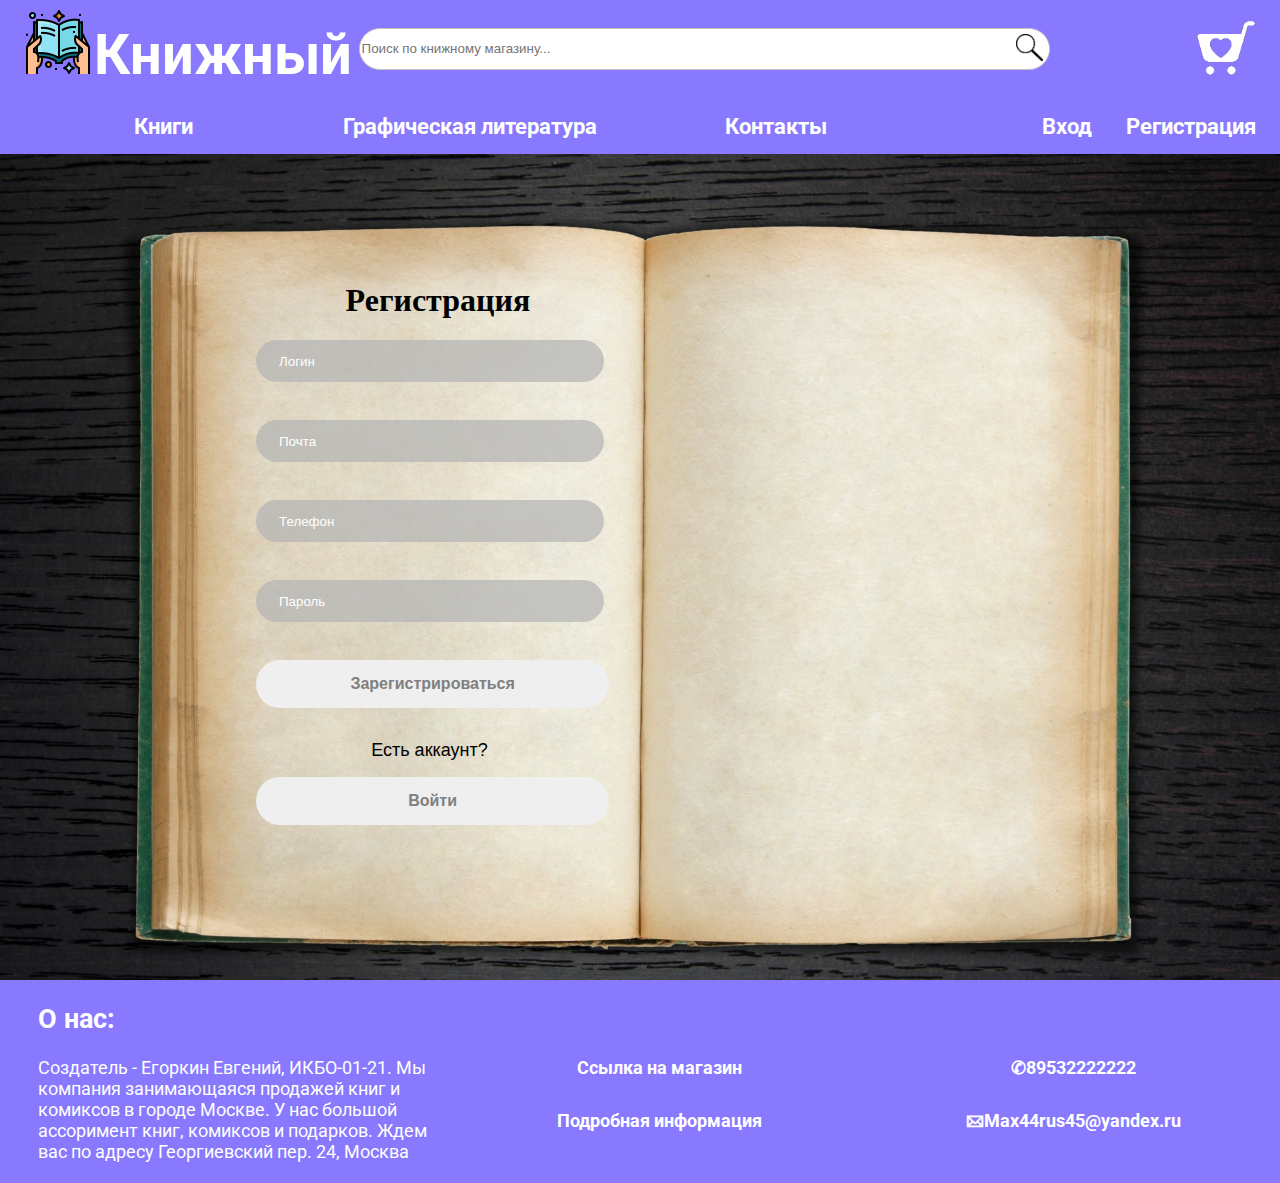
<file: register.html>
<!DOCTYPE html>
<html lang="en">
<head>
    <meta charset="UTF-8">
    <meta http-equiv="X-UA-Compatible" content="IE=edge">
    <meta name="viewport" content="width=device-width, initial-scale=1.0">
    <title>Книжный</title>
    <link rel="icon"  type="image/png" href="book-icon.png">
    <link rel="stylesheet" href="style.css">
</head>
<body>
  <header>
    <div class="header_top">
        <a href="index.html" title="Читай книги и наслаждайся жизнью">
            <img class="logo" src="book-icon.png" alt="Логотип">
            <h1 class="Shop_name">Книжный</h1>
        </a>
        <form name="search">
            <input class="button_search" type="text" placeholder="Поиск по книжному магазину...">
            <button class="button_search" form="search" type="submit"><img id="lupa" src="lup.png" alt=""></button>
        </form>
        <div id="basket"><img src="basket.png" atl="Корзина"></div>
    </div>
    <br>
        <nav>
            <div class="burger"><div class="area_click"><span></span></div></div>
            <a class = "s" href="book.html">Книги</a>
            <a class = "s" href="comics.html">Графическая литература</a>
            <a class = "s" href="present.html">Контакты</a>
            <div class="nav_block_input">
                <a class = "s" href="inter.html">Вход</a>
                <a class = "s" href="#">Регистрация</a>
            </div>
        </nav>
       
    </header> 
    <main class="main_inter">
        <div class="inter_backgroung">
            <h1 class="inter_name">Регистрация</h1>
                    <form action="#" class="inter_form">
                        <input type="text" class="inter_form_name" placeholder="Логин">
                        <input type="email" class="inter_form_name" placeholder="Почта">
                        <input type="tel" class="inter_form_name" placeholder="Телефон">
                        <input type="password" class="inter_form_name" placeholder="Пароль">
                        <input type="submit" value="Зарегистрироваться" class="inter_form_sub">
                        <div>
                            <div class="inter_form_text">Есть аккаунт?</div>
                            <div><a href="inter.html"><input type="button" value="Войти" class="inter_form_in"></a></div>
                        </div>
                    </form>
    </main>
    <footer>
        <h2 class="H">О нас: </h2>
        <div class="Us">Создатель - Егоркин Евгений, ИКБО-01-21. Мы компания занимающаяся продажей книг и комиксов в городе Москве. У нас большой ассоримент книг, комиксов и подарков. Ждем вас по адресу Георгиевский пер. 24, Москва</div>
        <a class="foot_a B1" href="index.html">Ссылка на магазин</a><br>
        <a class="foot_a B2" href="present.html">Подробная информация</a><br>
        <a class="foot_a B3" href = "tel:89532886786">89532222222</a>
        <a class="foot_a B4" href = "mailto:Max32rus37@yandex.ru">Max44rus45@yandex.ru</a>
    </footer>
    <script src="wow.min.js"></script>
    <script src="https://cdn.jsdelivr.net/npm/swiper@8/swiper-bundle.min.js"></script>
    <script src="script.js"></script>
</body>
</html>
</file>
<file: style.css>
@import url('https://fonts.googleapis.com/css2?family=Inter+Tight&family=Pattaya&display=swap');
@import url('https://fonts.googleapis.com/css2?family=IBM+Plex+Sans:ital,wght@1,300;1,500&display=swap');
@import url('https://fonts.googleapis.com/css2?family=Roboto:wght@300&display=swap');
header {
    background-color: #2408ff8a;
    width: 100%;
}
body{
    margin: 0%;
    padding: 0%;
    width: 100%;
}
a{
    text-decoration: none;
}
.header_top{
    display: grid;
    padding-top: 10px;
    padding-left: 2%;
    grid-template-columns: 333px 3fr 1fr;
    align-items: center;
}
.logo{
    width: 4em;
    height: 4em;
}
#lupa{
    width: 2em;
    height: 2em;
}
.Shop_name{
    color: #fff;
    font-size: 3.5em;
    display: inline;
    font-family: 'Roboto', sans-serif;
    font-weight: bold;
}
.header_top > form{
    background-color: #fff;
    min-width: 1em;
    max-width: 100%;
    display: flex;
    justify-content: space-between;
    border-radius: 20%;
    align-items: center;
    border: 1px solid #c3c3c3;
    border-radius: 100px;
    height: 2.5em;
}
@media(max-width: 800px){
    .header_top > form{
        grid-row: 2 / 3;
        grid-column: 1 / 3;
        margin-left: 0.7em;
        margin-right: 0.7em;
    }
    .header_top{
        display: grid;
        grid-template-columns: 333px 1fr;
    }
}
@media(max-width: 340px){
    .logo{
        width: 3em;
        height: 3em;
    }
    .Shop_name{
        font-size: 2.5em;
    }
}
@media(max-width: 420px){
    header{ 
        height: 211px !important;
    }
    .header_top > form{
        grid-row: 2 / 3;
        grid-column: 1 / 2;
    }
    .header_top > a{
        grid-column: 1 / 3;
    }
    #basket img {
        width: 3.5em !important;
        height: 3.5em !important;
    }
    #basket{
        grid-row: 2 / 3;
        grid-column: 2 / 3;
    }
    .header_top{
        display: grid;
        grid-template-columns: 1fr 60px;
    }
    .area_click {
        margin-right: 1em !important;
    }
}
.button_search{
    border: 0 none;
    background-color: #fff;
    color: black;
    height: 2.5em;
    border-radius: 100px;
}
.header_top > form > input{
    width: 94%;
    color: black;
}
#basket{
    display:flex;
    justify-content: end;
    padding-right: 10%;
}
#basket img{
    width: 4em;
    height: 4em;
}
nav{
    display: grid;
    grid-template-columns: 1fr 260px 1fr 1fr;
    width: 100%;
    justify-items: center;
    column-gap: 1%;
    margin-top: 0%;
    height: 3em;
    align-items: center;
}
.burger{
    display: none;
}
@media(max-width: 235px){
    .Shop_name {
        font-size: 30px;
    }
}
@media(max-width: 280px){
    .s {
        font-size: 17px !important;
    }
}
@media(max-width: 767px){
    header {
        height: 197px;
    }
    .burger{
        display: block;
        width: 100%;
        height: 100%;
    }
    .area_click {
        float: right;
        width: 40px;
        position: relative;
        height: 40px;
        margin-right: 1.5em;
    }
    .area_click span{
        display: block;
        width: 100%;
        margin-top: 12px;
        height: 4px;
        background-color: #fff;
        z-index: 5;
        border-radius: 2px;
        transition-duration: 0.3s;
    }
    .area_click span::after,
    .area_click span::before{
        display: block;
        width: 100%;
        height: 4px;
        background-color: #fff;
        z-index: 5;
        content: "";
        border-radius: 2px;
        transition-duration: 0.3s;
    }
    .area_click span::after{
        position: absolute;
        bottom: 14px;
    }
    .area_click span::before{
    top: 2px;
    position: absolute;
    }
    nav{
        display: block !important;
    }
    .s{
        display: none;
    }
    .nav_active > nav .nav_block_input{
        display: block !important;
        z-index: 5;
    }
    .nav_active > nav .s{
        float: right;
       display: block !important;
       position: absolute;
        z-index: 10;
        right: 3%;
    }
    .nav_active > nav .nav_block_input > .s:nth-child(1){
        margin-top: 150px;
    }
    .nav_active > nav .nav_block_input > .s:nth-child(2){
        margin-top: 120px;
    }
    .nav_active > nav > .s:nth-child(2){
        margin-top: 20px;
    }
    .nav_active > nav > .s:nth-child(3){
        margin-top: 50px;
    }
    .nav_active > nav > .s:nth-child(4){
        margin-top: 80px;
    }
    .area_active span{
        transform: rotate(-45deg);
    }
    .area_active span::before{
    top: 0px;
    transform: rotate(90deg);
    }
    .area_active span::after{
        bottom: 0px;
        transform: rotate(0deg)
        }
    header::after{
        content: "";
        width: 100%;
        height: 100%;
        position:relative;
        top: -10%;
        transition: 500ms;
        display: block;
        z-index: 3;
    }
   .nav_active::after{
        background-color: #0094ff;
        top: 0%;
    }
}

.nav_block_input{
    display: grid;
    grid-template-columns: 1fr 1fr;
    justify-items: end;
    margin-right: 3em;
    width: 100%;
}
.nav_block_input a{
    width: auto;
}
@media(max-width: 1200px){
    nav{
        display: grid;
        grid-template-columns: 1fr 260px 1fr 2fr;
    }
}
@media(max-width: 950px){
    nav{
        display: grid;
        grid-template-columns: 1fr 260px 1fr 2fr;
        column-gap: 2em;
    }
    .nav_block_input{
        column-gap: 2em;
    }
}
@media(max-width: 800px){
    .nav_block_input{
        margin-right: 1em;
    }

}
.s{
    text-decoration: solid;
    color: white;
    transition-duration: 0.5s;
    font-weight: 700;
    font-family: 'Roboto', sans-serif;
    font-size: 22px;
    height: 1.5em;
}

.s:hover{
    transform: scale(1.3);
}
@media(max-width: 850px){
    .s:hover{
        transform: scale(1.1);
    }
}
@media(max-width: 500px){
    .s:hover{
        transform: scale(1.05);
    }
}
.sectiont_title{
    font-size: 1.5em;
}
.sectiont_title{
    padding-top: 5em;
    margin: 0%;
    padding-left: 1.5em;
}
.mySwiper{
    padding-top: 3em;
}
.block_with_one_book{
    display: flex;
    flex-direction: column;
    align-items: center;
    padding-bottom: 1em;
    padding-top: 2em;
}
.block_with_one_book:hover{
    background-color:aliceblue;
    transform: scale(1.05) !important;
}
.swiper-pagination{
    height: 2em !important;
    display: block !important;
    position: relative !important;
    bottom: -0.5em !important;
}
.skin_book{
    width: 205px;
    height: 320px;
}
.button_pay{
    background-color: #4e5680;
    color:#fff;
    width: 40%;
    height: 2em;
    border-radius: 1.5em;
    transition: 0.3s;
}
.button_pay:hover{
    background-color: #2408ff8a;
}
.name_book{
   width: 80%;
   text-align: center;
}
/*Страничка вход/регистрация*/
.inter_backgroung{
    background-image: url(for_inter.jpg);
    background-size: cover;
    background-position-x: 20%;
    margin: auto;
    background-repeat: no-repeat;
    width: 100%;
}
.inter_name{
    margin-top: 0%;
    padding-top: 4em;
    padding-left: 27%;
}
.inter_name_for_in{
    margin-top: 0%;
    padding-top: 4em;
    padding-left: 30%;
}
.inter_form{
    width: 60%;
    margin: auto;
    display: grid;
    grid-template-rows: repeat(8, minmax(0.5em,5em));
    margin-left: 20%;
}
.inter_form_name{
    border-radius: 27px;
    border-width: 0;
    padding-left: 3%;
    color: white;
    background-color: #b4b4b4b8;
    font-family: 'Lato', sans-serif;
    height: 3em;
    width: 42%;
}
.inter_form_sub{
    color: gray;
    border-radius: 28px;
    font-weight: bolder;
    border-width: 0;
    height: 3em;
    font-size: 1em;
    width: 46%;
}
.inter_form_name::-webkit-input-placeholder{ 
    color:    white;
 }
.inter_form_text{
    font-size: large;
    font-family: 'Lato', sans-serif;
    padding-left: 15%;
}
.inter_form_in{
    color: gray;
    border-radius: 28px;
    font-weight: bolder;
    border-width: 0;
    height: 3em;
    font-size: 1em;
    width: 46%;
    margin-bottom: 4em;
}
.inter_form > div{
    display: grid;
    grid-template-rows: 1fr 1fr;
    row-gap: 1em;
}
@media (max-width: 1100px) {
    .inter_form_name {
        width: 300px;
    }
    .inter_form_in{
        width: 320px;
    }
    .inter_form_sub{
        width: 320px;
    }
    .inter_form_text{
        padding-left: 17%;
    }
    .inter_backgroung{
        background-position-x: 42%;
    }
    .inter_form{
        margin-left: 15%;
    }
    .inter_name{
        padding-left: 20%;
    }
    .inter_name_for_in{
        padding-left: 25%;
    }
}
@media (max-width: 1000px) {
    .inter_form{
        margin-left: 13%;
    }
}
@media (max-width: 900px) {
    .inter_backgroung{
        background-position-x: 20%;
    }
    .inter_form{
        margin-left: 18%;
    }
    .inter_name{
        padding-left: 25%;
    }
    .inter_name_for_in{
        padding-left: 30%;
    }
}
@media (max-width: 780px) {
    .inter_form_text{
        padding-left: 25%;
    }
    .inter_name_for_in{
        padding-left: 35%;
    }
}

@media (max-width: 300px) {
    .inter_name{
        padding-left: 15%;
    }
    .inter_name_for_in{
        padding-left: 20%;
    }
}
@media (max-width: 420px) {
    .inter_form_name {
        width: 125%;
        padding-left: 7%;
    }
    .inter_form_in{
        width: 133%;
    }
    .inter_form_sub{
        width: 133%;
    }
    .inter_form {    
        margin-left: 10%
    }
    .inter_form_text{
        padding-left: 40%;
    }
    .inter_name_for_in{
        padding-left: 38%;
    }
}
@media (max-width: 270px) {
    .inter_form_name {
        width: 100%;
        padding-left: 7%;
    }
    .inter_form_in{
        width: 100% !important;
        margin-left: 15% !important;
    }
    .inter_form_sub{
        width: 107%;
        padding-left: 5%;
    }
}
/* Страничка с жанрами книг*/
.genre_text{
    color: #fff;
    font-size: x-large;
    margin: 0%;
    font-weight: bold;
    font-family: 'Roboto', sans-serif;
}
@media (max-width: 490px) {
    .genre_blook {
        padding-left: 3% !important;
        padding-right: 3% !important;
        text-align: center;
    }
}
.genre_title{
    font-size: xx-large;
    padding-top: 5em;
    padding-bottom: 1em;
}
.genre_content{
    padding-bottom: 5em;
}
.genre_blook{
    text-align: center;
    display: flex;
    flex-direction: column;
    padding-left: 20%;
    padding-right: 20%;
}
.book_title_1{
    background: linear-gradient(rgba(26, 22, 16, 0.6), rgba(120, 107, 109, 0.4)), url("imege_book/artistic_literature.jpg");
    background-size: cover;
    background-position: center;
    background-attachment: fixed;
}
.book_title_2{
    background-image: url("imege_book/scientific_lit.jpg");
    background-size: cover;
    background-position: center;
    background-attachment: fixed;
}
.book_title_3{
    background-image: url("imege_book/philosophy.jpg");
    background-size: cover;
    background-position: center;
    background-attachment: fixed;
}
.book_title_4{
    background-image: url("imege_book/economy.png");
    background-size: cover;
    background-position: center;
    background-attachment: fixed;
}
.book_title_5{
    background-image: url("imege_book/history.jpg");
    background-size: cover;
    background-position: center;
    background-attachment: fixed;
}
/* Страница с комиксами*/
.comics_title{
    background: linear-gradient(rgba(44, 40, 50, 1), rgba(2, 2, 61, 0)), url(page_comics/comics_background.jpg);
    background-size: cover;
    background-position: center;
}
.comics_title > .genre_content{
    font-size: 40px;
}
.comics_title > .genre_title{
    font-size: 45px;
}
@media(max-width: 1000px){
    .comics_title > .genre_content{
        font-size: 30px;
    }
    .comics_title > .genre_title{
        font-size: 35px;
    }
}
@media(max-width: 400px){
    .comics_title > .genre_content{
        font-size: 25px;
    }
    .comics_title > .genre_title{
        font-size: 30px;
    }
}
.comics_block_with_slide{
    display:grid;
    grid-template-rows: 1fr;
    height: auto;
    padding-top: 3em;
    padding-left: 3em;
    padding-bottom: 1.5em;
}
.comics_block_with_slide:nth-child(2){
    background-image: url("page_comics/background_american_slide.jpg");
    background-size: cover;
    background-position: center;
    grid-template-columns: minmax(30%, 50%) minmax(50%, 70%);
}
.comics_block_with_slide:nth-child(4){
    background: linear-gradient(rgba(26, 38, 50, 0.7), rgba(2, 2, 61, 0)), url("page_comics/background_bel_slide.jpg");
    background-size: cover;
    background-position: center;
    grid-template-columns: minmax(50%, 70%) minmax(30%, 50%);
}
.comics_block_with_slide:nth-child(6){
    background-image: url("page_comics/backgrount_manga.jpg");
    background-size: cover;
    background-position: center;
    grid-template-columns: minmax(30%, 50%) minmax(50%, 70%);
}
.comics_text{
    font-size: 30px;
    margin: auto;
    color:#fff;
}
.comics_slide_img{
    width:70%;
    margin: auto;
    box-shadow: 0 0 20px 2px;
}
.comics_text_rev{
    grid-column: 2/3;
    grid-row: 1/2;
}
.comics_slide_img_rev{
    grid-column: 1/2;
    grid-row: 1/2;
}
@media(max-width: 1200px){
    .comics_text{
        font-size: 25px;
    }
}
@media(max-width: 1000px){
    .comics_text{
        font-size: 22px;
    }
}
@media(max-width: 900px){
    .comics_text{
        font-size: 20px;
    }
}
@media(max-width: 800px){
    .comics_block_with_slide{
        grid-template-columns: 1fr;
        grid-template-rows: auto auto;
        padding-top: 1em;
        padding-left: 1em;
    }
    .comics_slide_img{
        width:90%;
        margin: auto;
        grid-column: 1/3;
        grid-row: 2/3;
    }
    .comics_text{
        grid-column: 1/3;
        grid-row: 1/2;
    }
}
/* Шрифты для книг */
.name_book{

}
.autor_book{
    font-family: 'IBM Plex Sans', sans-serif;
    font-weight: 300;
}
.price_book{
    font-family: 'Pattaya', sans-serif;
}
/* Контакты */
.contact_title{
    background: linear-gradient(rgba(26, 38, 50, 0.7), rgba(2, 2, 61, 0.4)), url("background_for_contact.jpg");
    background-size: cover;
    background-position: center;
    background-position: bottom;
}
.contact_text{
    font-family: 'Roboto', sans-serif;
}
.map{
    width: 100%;
}
/****** social com **********/
.block_with_icon{
    background: linear-gradient(rgba(178, 176, 176, 0.13), rgba(72, 51, 116, 0.9));
    padding-bottom: 2em;
}
.social_com{
    display: grid;
    grid-template-columns: repeat(6, 1fr);
    justify-items: center;
}
.icon_com{
    width: 78px;
    height: 78px;
    display: flex;
    justify-content: space-around;
    overflow: hidden;
    position: relative;
    border-radius: 50px;
}
.icon_com:hover::before{
    top: -1px;
}
.icon_com::before{
    content: '';
    position: absolute;
    width: 200%;
    z-index: -1;
    transition-duration: 400ms;
    top: -1px;
    height: 81px;
    background: linear-gradient(to bottom right,#ffffff 16%,#ff0050 );
    top: -81px;
    
}
.icon_el{
    width: 52px;
    height: 57px;
    padding-top: 11px;
}
.text_sot_set{
    color:black;
    padding-top: 2em;
    text-align: center;
}
@media(max-width: 600px){
    .social_com{
        grid-template-columns: repeat(3, 1fr);
        grid-template-rows: repeat(2, 1fr);
        row-gap: 1em;
    }
}
@media(max-width: 250px){
    .social_com{
        grid-template-columns: repeat(2, 1fr) !important;
        grid-template-rows: repeat(3, 1fr) !important;
        gap: 0;
    }
}
/*  Футер*/
footer{
    background-color: #2408ff8a;
    display: grid;
    padding-left: 3%;
    color: white;
    font-family: 'Roboto', sans-serif;
    font-size: large;
    grid-template-columns: 1fr 1fr 1fr;
    grid-template-areas: 
    "H H H"
    "Us B1 B3"
    "Us B2 B4";
}
footer a{
    color: white;
    font-size: large;
    font-weight: 700;
    font-family: 'Roboto', sans-serif;
}
footer a:hover{
    transition: 1s;
    transform: scale(1.25);
}
.H{
    grid-area: H;
}
.Us{
    grid-area: Us;
}
.B1{
    grid-area: B1;
    justify-self:center;
}
.B2{
    grid-area: B2;
    justify-self:center;
}
.B3{
    grid-area: B3;
    justify-self:center;
}
.B3::before{
    content: "\2706";
}
.B4{
    grid-area: B4;
    justify-self:center;
}
.B4::before{
    content: "\1F582";
}
.foot_a{
    text-decoration:solid;
}


@media(max-width: 768px){
    footer{
        grid-template-columns: 1fr 1fr;
        grid-template-areas: 
        "H H"
        "Us B1"
        "Us B2"
        "B3 B4";
    }
}
@media(max-width: 450px){
    footer{
        grid-template-columns: 1fr;
        grid-template-areas: 
        "H"
        "Us"
        "B1"
        "B2"
        "B3" 
        "B4";
        row-gap: 1em;
        text-align: center;
    }
}
/* Адаптивность размера шрифтов */
@media(min-width: 1500px){
    .comics_text{
        font-size: 40px;
    }
}
@media(min-width: 2300px){
    .comics_text{
        font-size: 50px;
    }
    .comics_text{
        font-size: 50px;
    }
}
@media(min-width: 2000px){
    ::-webkit-input-placeholder{ 
        font-size: 18px;
     }
    .block_with_one_book{
        font-size: 25px;
    }
    .s{
        font-size: 30px;
    }
    nav {
        grid-template-columns: 1fr 359px 1fr 1fr;
    }
    .foot_a,
    .Us{
        font-size: 30px;
    }
    .H{
        font-size: 40px;
    }
    .sectiont_title{
        font-size: 40px;
    }
    .genre_title{
        font-size:50px ;   
    }
    .genre_content{
        font-size:35px ;  
    }
}
@media(max-width: 700px){
    .genre_title{
        font-size:30px !important;   
    }
    .genre_content{
        font-size:20px !important;  
    }
}
@media(max-width: 320px){
    .genre_title{
        font-size:25px !important;   
    }
    .genre_content{
        font-size:15px !important;  
    }
}
/* Адаптивность регистрации под большой экран*/
@media(min-width: 2000px){
    .inter_name,
    .inter_name_for_in {
        padding-top: 6em;
        font-size: 40px;
    }
    .inter_form_sub {
        font-size: 1.25em;
    }
    .inter_form_in {
        font-size: 1.25em;
    }
}
@media(min-width: 2500px){
    .inter_name,
    .inter_name_for_in {
        padding-top: 7em;
        font-size: 50px;
    }
}
</file>
